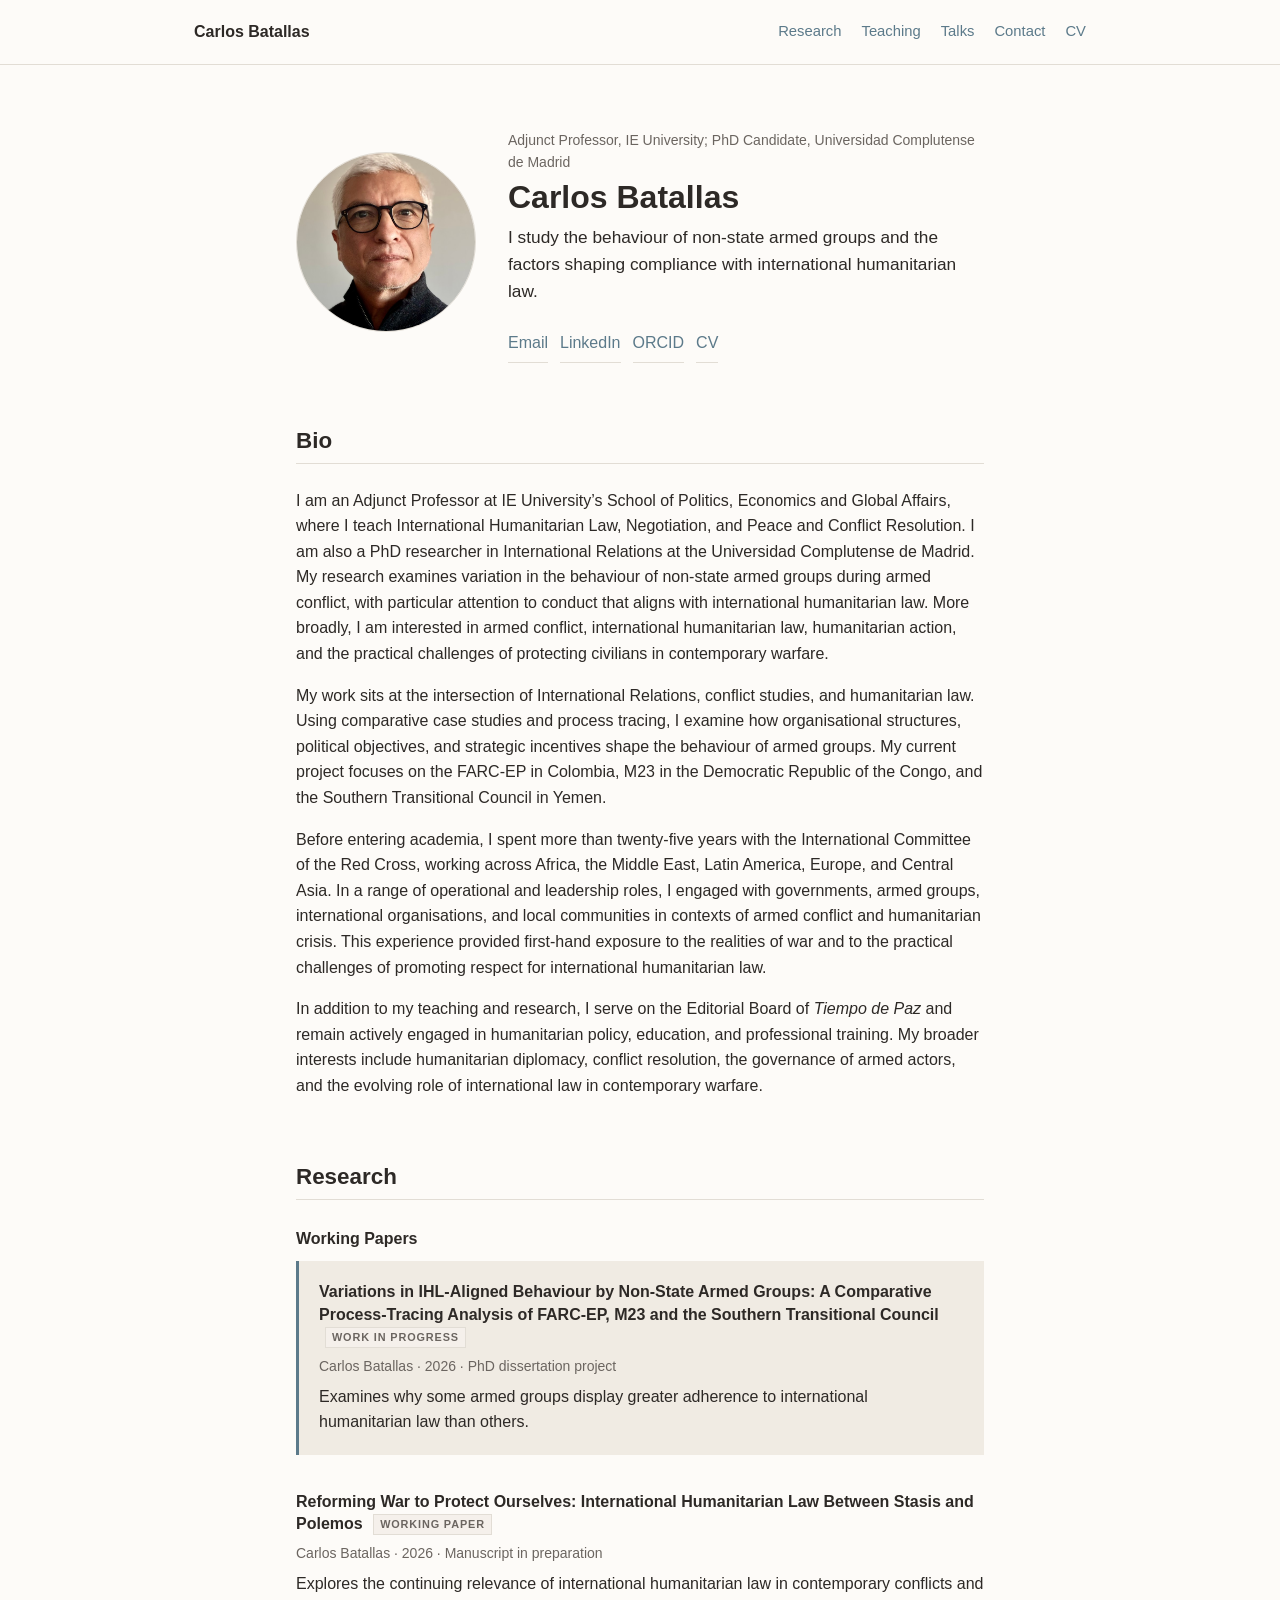
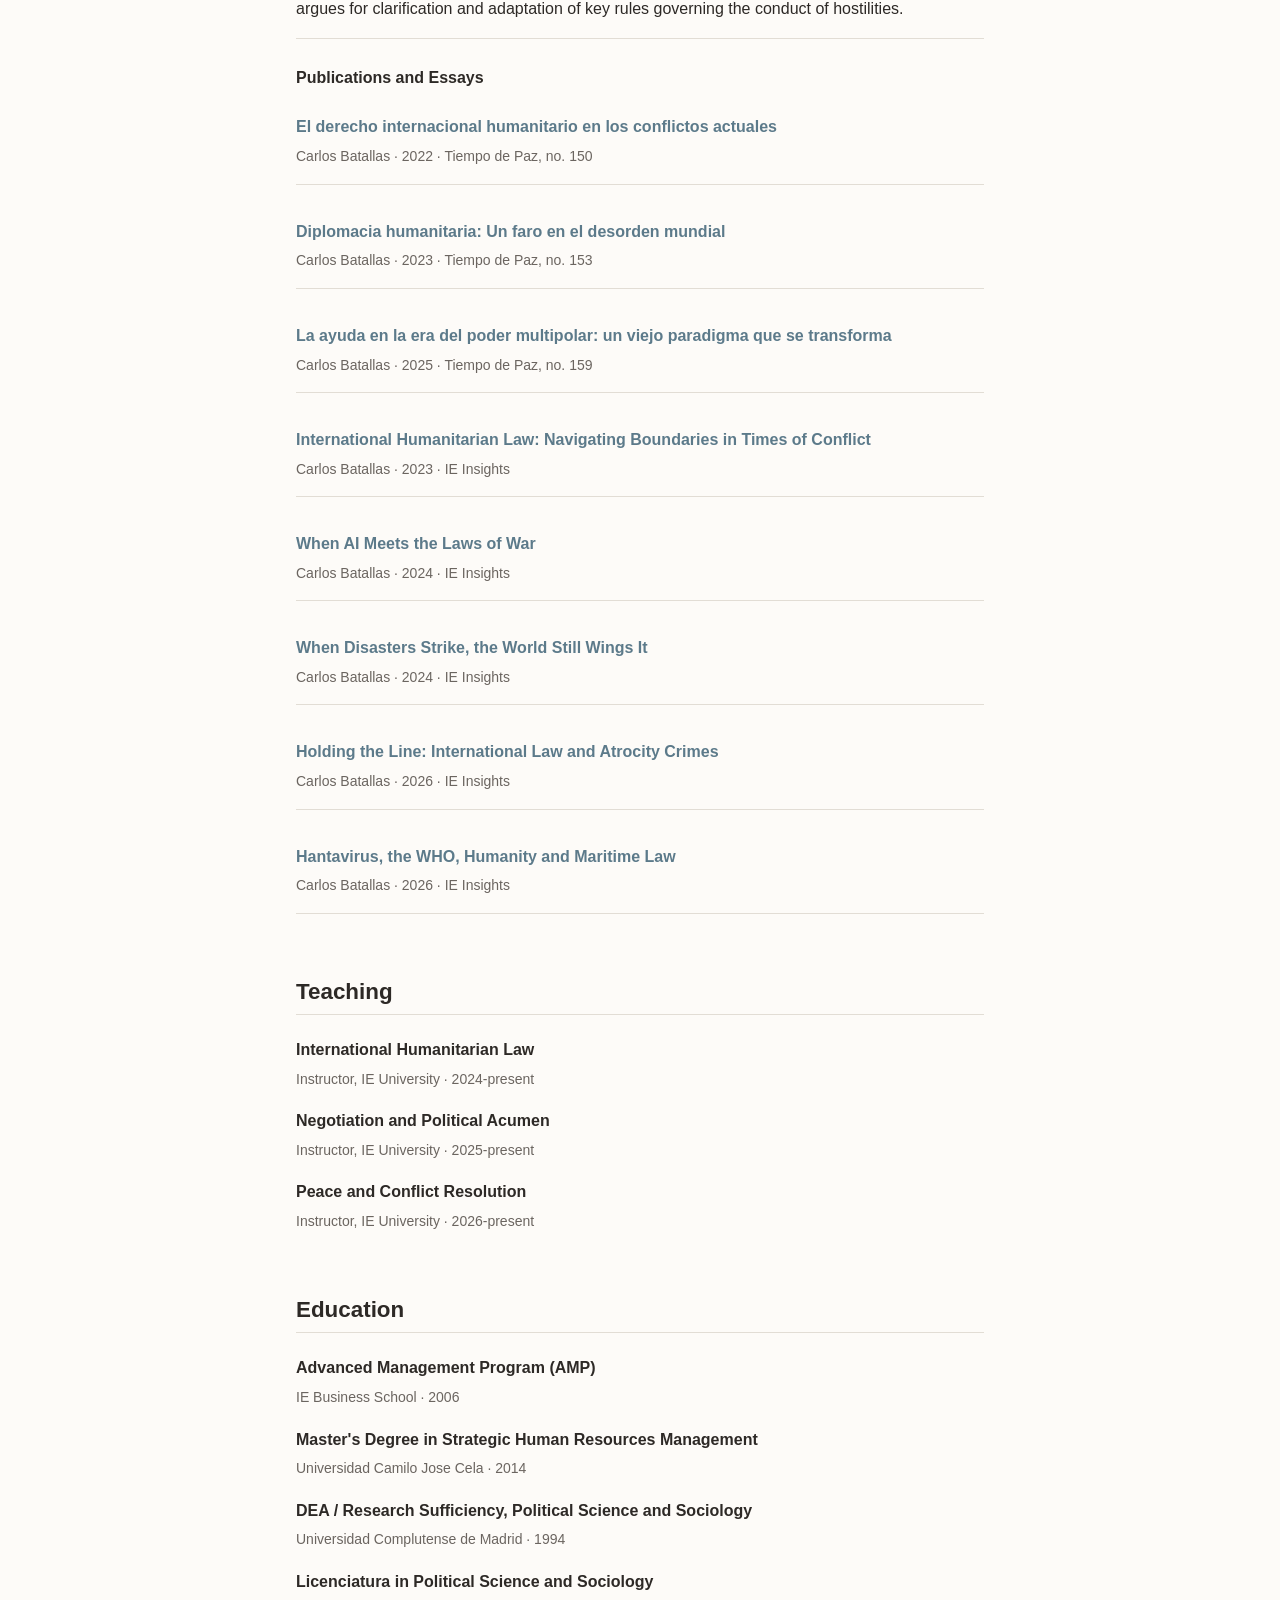
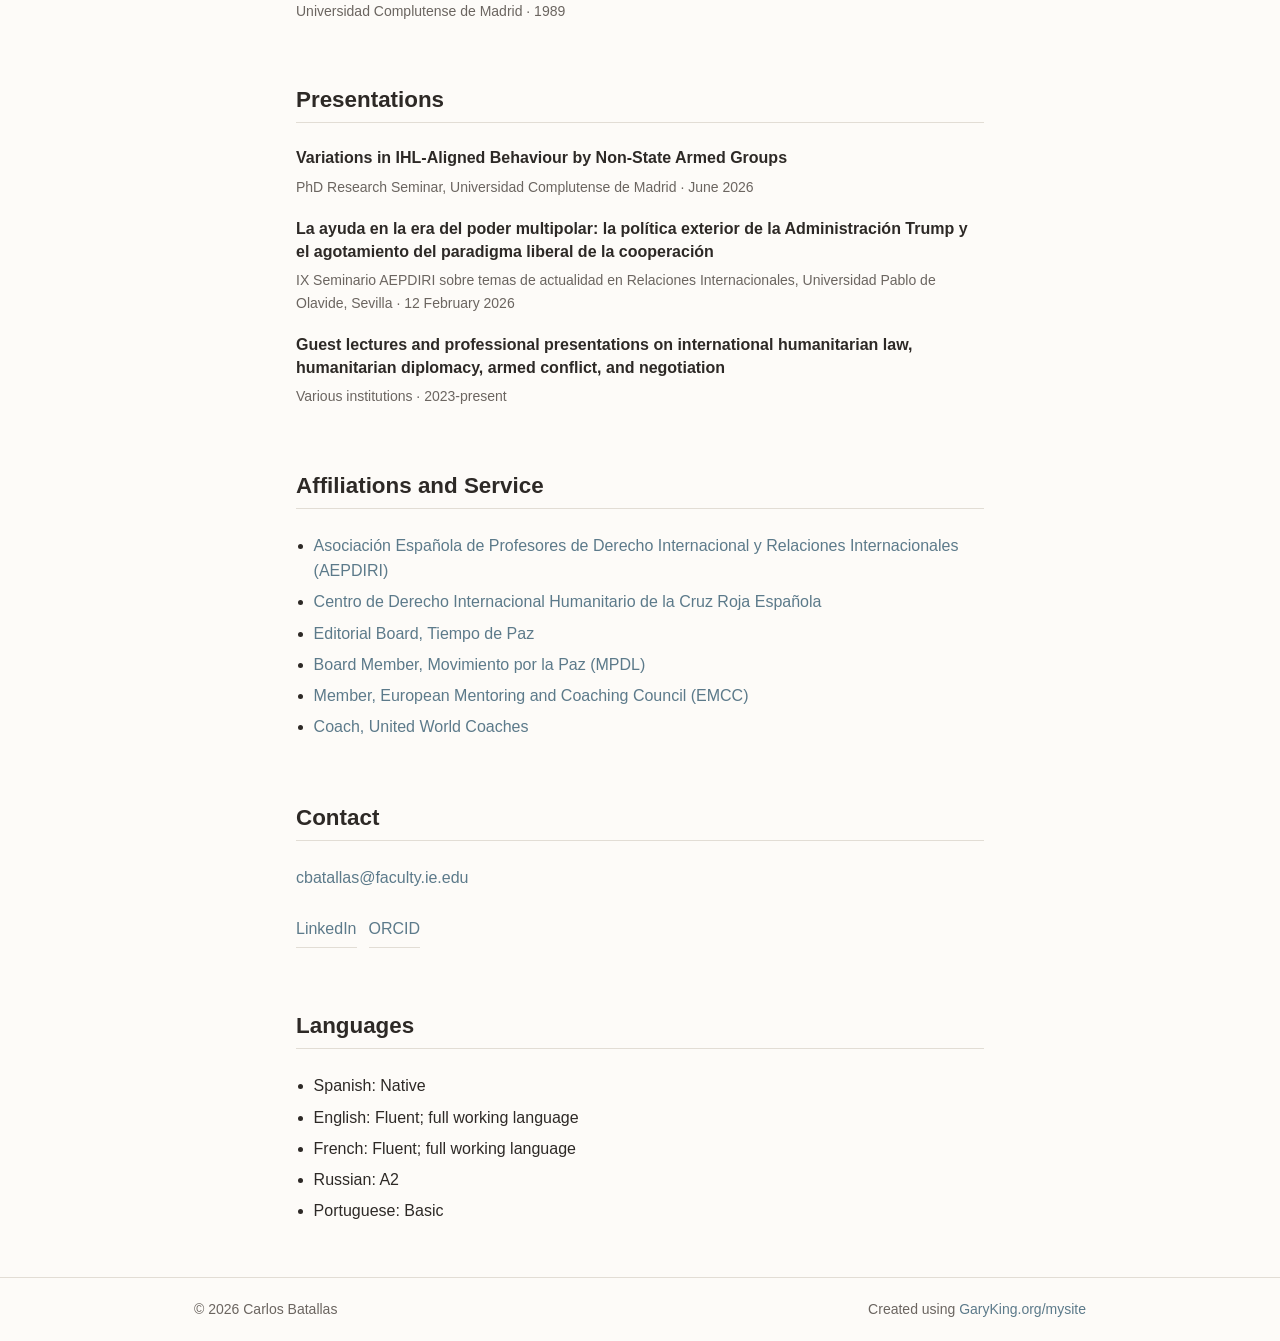
<file: index.html>
<!doctype html><html lang=en-us><head><meta name=generator content="Hugo 0.147.0"><meta charset=utf-8><meta name=viewport content="width=device-width,initial-scale=1"><meta name=color-scheme content="light"><title>Carlos Batallas</title>
<meta name=description content="Adjunct Professor at IE University and PhD Candidate at Universidad Complutense de Madrid"><meta name=author content="Carlos Batallas"><meta property="og:title" content="Carlos Batallas"><meta property="og:description" content="Adjunct Professor at IE University and PhD Candidate at Universidad Complutense de Madrid"><meta property="og:type" content="website"><meta property="og:url" content="https://www.batallas.es/"><link rel=stylesheet href=/css/style.min.6e080cba9e7b4d8dcb9889af59085d1f5b2762a6dc6a5c04009923803e7191d7.css><link rel=icon href=/favicon.ico><link rel=icon type=image/png sizes=32x32 href=/favicon-32x32.png><link rel=apple-touch-icon href=/apple-touch-icon.png></head><body><a class=skip-link href=#main>Skip to content</a><header class=site-header><nav class=nav-wrap aria-label="Main navigation"><a class=brand href=/>Carlos Batallas</a>
<input class=nav-toggle type=checkbox id=nav-toggle aria-label="Toggle menu">
<label class=nav-button for=nav-toggle aria-hidden=true><span></span>
<span></span>
<span></span></label><div class=nav-links><a href=/#research>Research</a>
<a href=/#teaching>Teaching</a>
<a href=/#talks>Talks</a>
<a href=/#contact>Contact</a>
<a href=/files/cv.pdf>CV</a></div></nav></header><main id=main><section class=hero><div class=hero-photo><img src=/images/photo.jpg alt="Portrait of Carlos Batallas" width=180 height=180></div><div class=hero-copy><p class=eyebrow>Adjunct Professor, IE University; PhD Candidate, Universidad Complutense de Madrid</p><h1>Carlos Batallas</h1><p class=tagline>I study the behaviour of non-state armed groups and the factors shaping compliance with international humanitarian law.</p><div class=social-links aria-label="Social links"><a href=mailto:cbatallas@faculty.ie.edu>Email</a>
<a href=https://www.linkedin.com/in/carlosbatallas/ target=_blank rel=noopener>LinkedIn</a>
<a href=https://orcid.org/0009-0000-8602-0026 target=_blank rel=noopener>ORCID</a>
<a href=/files/cv.pdf>CV</a></div></div></section><section class=content-section id=bio><h2>Bio</h2><div class=prose><p>I am an Adjunct Professor at IE University&rsquo;s School of Politics, Economics and Global Affairs, where I teach International Humanitarian Law, Negotiation, and Peace and Conflict Resolution. I am also a PhD researcher in International Relations at the Universidad Complutense de Madrid. My research examines variation in the behaviour of non-state armed groups during armed conflict, with particular attention to conduct that aligns with international humanitarian law. More broadly, I am interested in armed conflict, international humanitarian law, humanitarian action, and the practical challenges of protecting civilians in contemporary warfare.</p><p>My work sits at the intersection of International Relations, conflict studies, and humanitarian law. Using comparative case studies and process tracing, I examine how organisational structures, political objectives, and strategic incentives shape the behaviour of armed groups. My current project focuses on the FARC-EP in Colombia, M23 in the Democratic Republic of the Congo, and the Southern Transitional Council in Yemen.</p><p>Before entering academia, I spent more than twenty-five years with the International Committee of the Red Cross, working across Africa, the Middle East, Latin America, Europe, and Central Asia. In a range of operational and leadership roles, I engaged with governments, armed groups, international organisations, and local communities in contexts of armed conflict and humanitarian crisis. This experience provided first-hand exposure to the realities of war and to the practical challenges of promoting respect for international humanitarian law.</p><p>In addition to my teaching and research, I serve on the Editorial Board of <em>Tiempo de Paz</em> and remain actively engaged in humanitarian policy, education, and professional training. My broader interests include humanitarian diplomacy, conflict resolution, the governance of armed actors, and the evolving role of international law in contemporary warfare.</p></div></section><section class=content-section id=research><h2>Research</h2><h3>Working Papers</h3><div class=paper-list><article class=paper-item><div class=paper-main><h4>Variations in IHL-Aligned Behaviour by Non-State Armed Groups: A Comparative Process-Tracing Analysis of FARC-EP, M23 and the Southern Transitional Council
<span class=status-badge>work in progress</span></h4><p class=meta>Carlos Batallas · 2026 · PhD dissertation project</p><p>Examines why some armed groups display greater adherence to international humanitarian law than others.</p></div></article><article class=paper-item><div class=paper-main><h4>Reforming War to Protect Ourselves: International Humanitarian Law Between Stasis and Polemos
<span class=status-badge>working paper</span></h4><p class=meta>Carlos Batallas · 2026 · Manuscript in preparation</p><p>Explores the continuing relevance of international humanitarian law in contemporary conflicts and argues for clarification and adaptation of key rules governing the conduct of hostilities.</p></div></article></div><h3>Publications and Essays</h3><div class="paper-list compact"><article class=paper-item><h4><a href=https://revistatiempodepaz.org/revista-150/#dflip-df_2192/107/ target=_blank rel=noopener>El derecho internacional humanitario en los conflictos actuales</a></h4><p class=meta>Carlos Batallas · 2022 · Tiempo de Paz, no. 150</p></article><article class=paper-item><h4><a href=https://revistatiempodepaz.org/revista-153/#dflip-df_2289/9/ target=_blank rel=noopener>Diplomacia humanitaria: Un faro en el desorden mundial</a></h4><p class=meta>Carlos Batallas · 2023 · Tiempo de Paz, no. 153</p></article><article class=paper-item><h4><a href=https://revistatiempodepaz.org/revista-159/#dflip-df_2595/17/ target=_blank rel=noopener>La ayuda en la era del poder multipolar: un viejo paradigma que se transforma</a></h4><p class=meta>Carlos Batallas · 2025 · Tiempo de Paz, no. 159</p></article><article class=paper-item><h4><a href=https://www.ie.edu/insights/articles/international-humanitarian-law-navigating-boundaries-in-times-of-conflict/ target=_blank rel=noopener>International Humanitarian Law: Navigating Boundaries in Times of Conflict</a></h4><p class=meta>Carlos Batallas · 2023 · IE Insights</p></article><article class=paper-item><h4><a href=https://www.ie.edu/insights/articles/when-ai-meets-the-laws-of-war/ target=_blank rel=noopener>When AI Meets the Laws of War</a></h4><p class=meta>Carlos Batallas · 2024 · IE Insights</p></article><article class=paper-item><h4><a href=https://www.ie.edu/insights/articles/when-disasters-strike-the-world-still-wings-it/ target=_blank rel=noopener>When Disasters Strike, the World Still Wings It</a></h4><p class=meta>Carlos Batallas · 2024 · IE Insights</p></article><article class=paper-item><h4><a href=https://www.ie.edu/insights/articles/holding-the-line-international-law-and-atrocity-crimes/ target=_blank rel=noopener>Holding the Line: International Law and Atrocity Crimes</a></h4><p class=meta>Carlos Batallas · 2026 · IE Insights</p></article><article class=paper-item><h4><a href=https://www.ie.edu/insights/articles/hantavirus-the-who-humanity-and-maritime-law/ target=_blank rel=noopener>Hantavirus, the WHO, Humanity and Maritime Law</a></h4><p class=meta>Carlos Batallas · 2026 · IE Insights</p></article></div></section><section class=content-section id=teaching><h2>Teaching</h2><div class=timeline><article><h3>International Humanitarian Law</h3><p class=meta>Instructor, IE University · 2024-present</p></article><article><h3>Negotiation and Political Acumen</h3><p class=meta>Instructor, IE University · 2025-present</p></article><article><h3>Peace and Conflict Resolution</h3><p class=meta>Instructor, IE University · 2026-present</p></article></div></section><section class=content-section id=education><h2>Education</h2><div class=timeline><article><h3>Advanced Management Program (AMP)</h3><p class=meta>IE Business School · 2006</p></article><article><h3>Master's Degree in Strategic Human Resources Management</h3><p class=meta>Universidad Camilo Jose Cela · 2014</p></article><article><h3>DEA / Research Sufficiency, Political Science and Sociology</h3><p class=meta>Universidad Complutense de Madrid · 1994</p></article><article><h3>Licenciatura in Political Science and Sociology</h3><p class=meta>Universidad Complutense de Madrid · 1989</p></article></div></section><section class=content-section id=talks><h2>Presentations</h2><div class=timeline><article><h3>Variations in IHL-Aligned Behaviour by Non-State Armed Groups</h3><p class=meta>PhD Research Seminar, Universidad Complutense de Madrid · June 2026</p></article><article><h3>La ayuda en la era del poder multipolar: la política exterior de la Administración Trump y el agotamiento del paradigma liberal de la cooperación</h3><p class=meta>IX Seminario AEPDIRI sobre temas de actualidad en Relaciones Internacionales, Universidad Pablo de Olavide, Sevilla · 12 February 2026</p></article><article><h3>Guest lectures and professional presentations on international humanitarian law, humanitarian diplomacy, armed conflict, and negotiation</h3><p class=meta>Various institutions · 2023-present</p></article></div></section><section class=content-section id=affiliations><h2>Affiliations and Service</h2><ul class=link-list><li><a href=https://www.aepdiri.org/ target=_blank rel=noopener>Asociación Española de Profesores de Derecho Internacional y Relaciones Internacionales (AEPDIRI)</a></li><li><a href=https://www2.cruzroja.es/web/centro-de-estudios-de-derecho-internacional-humanitario/el-cedih target=_blank rel=noopener>Centro de Derecho Internacional Humanitario de la Cruz Roja Española</a></li><li><a href=https://revistatiempodepaz.org/ target=_blank rel=noopener>Editorial Board, Tiempo de Paz</a></li><li><a href=https://www.mpdl.org/ target=_blank rel=noopener>Board Member, Movimiento por la Paz (MPDL)</a></li><li><a href=https://emccspain.org/quienes-somos/ target=_blank rel=noopener>Member, European Mentoring and Coaching Council (EMCC)</a></li><li><a href=https://www.unitedworldcoaches.org/home target=_blank rel=noopener>Coach, United World Coaches</a></li></ul></section><section class=content-section id=contact><h2>Contact</h2><p><a href=mailto:cbatallas@faculty.ie.edu>cbatallas@faculty.ie.edu</a></p><div class=social-links aria-label="Contact links"><a href=https://www.linkedin.com/in/carlosbatallas/ target=_blank rel=noopener>LinkedIn</a>
<a href=https://orcid.org/0009-0000-8602-0026 target=_blank rel=noopener>ORCID</a></div></section><section class=content-section id=languages><h2>Languages</h2><ul class=plain-list><li>Spanish: Native</li><li>English: Fluent; full working language</li><li>French: Fluent; full working language</li><li>Russian: A2</li><li>Portuguese: Basic</li></ul></section></main><footer class=site-footer><div class=footer-inner><p>&copy; 2026 Carlos Batallas</p><p>Created using <a href=https://garyking.org/mysite target=_blank rel=noopener>GaryKing.org/mysite</a></p></div></footer></body></html>
</file>
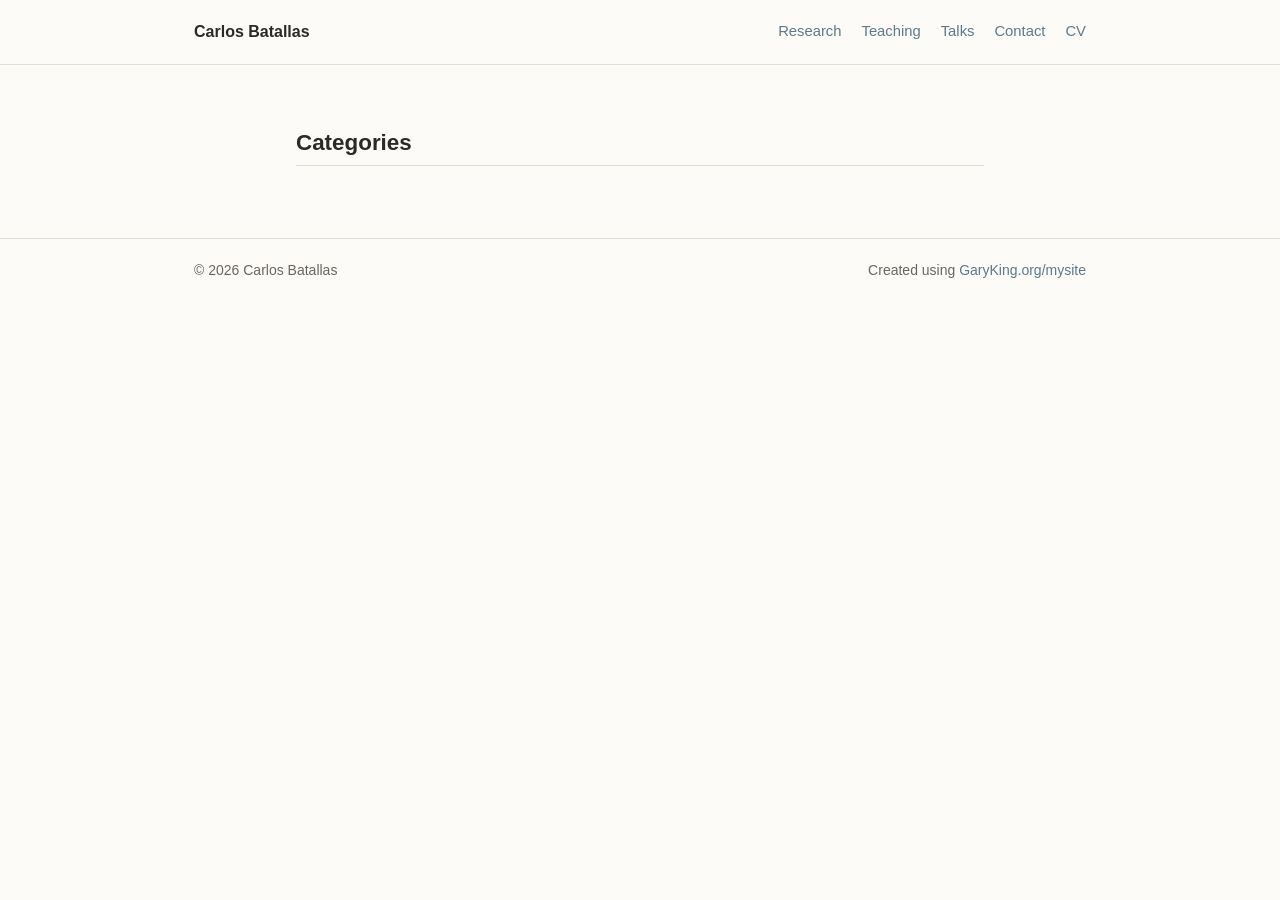
<file: categories/index.html>
<!doctype html><html lang=en-us><head><meta charset=utf-8><meta name=viewport content="width=device-width,initial-scale=1"><meta name=color-scheme content="light"><title>Categories | Carlos Batallas</title>
<meta name=description content="Adjunct Professor at IE University and PhD Candidate at Universidad Complutense de Madrid"><meta name=author content="Carlos Batallas"><meta property="og:title" content="Categories | Carlos Batallas"><meta property="og:description" content="Adjunct Professor at IE University and PhD Candidate at Universidad Complutense de Madrid"><meta property="og:type" content="website"><meta property="og:url" content="https://www.batallas.es/categories/"><link rel=stylesheet href=/css/style.min.6e080cba9e7b4d8dcb9889af59085d1f5b2762a6dc6a5c04009923803e7191d7.css><link rel=icon href=/favicon.ico><link rel=icon type=image/png sizes=32x32 href=/favicon-32x32.png><link rel=apple-touch-icon href=/apple-touch-icon.png></head><body><a class=skip-link href=#main>Skip to content</a><header class=site-header><nav class=nav-wrap aria-label="Main navigation"><a class=brand href=/>Carlos Batallas</a>
<input class=nav-toggle type=checkbox id=nav-toggle aria-label="Toggle menu">
<label class=nav-button for=nav-toggle aria-hidden=true><span></span>
<span></span>
<span></span></label><div class=nav-links><a href=/#research>Research</a>
<a href=/#teaching>Teaching</a>
<a href=/#talks>Talks</a>
<a href=/#contact>Contact</a>
<a href=/files/cv.pdf>CV</a></div></nav></header><main id=main><section class=page><header class=page-header><h1>Categories</h1></header><div class=stack></div></section></main><footer class=site-footer><div class=footer-inner><p>&copy; 2026 Carlos Batallas</p><p>Created using <a href=https://garyking.org/mysite target=_blank rel=noopener>GaryKing.org/mysite</a></p></div></footer></body></html>
</file>
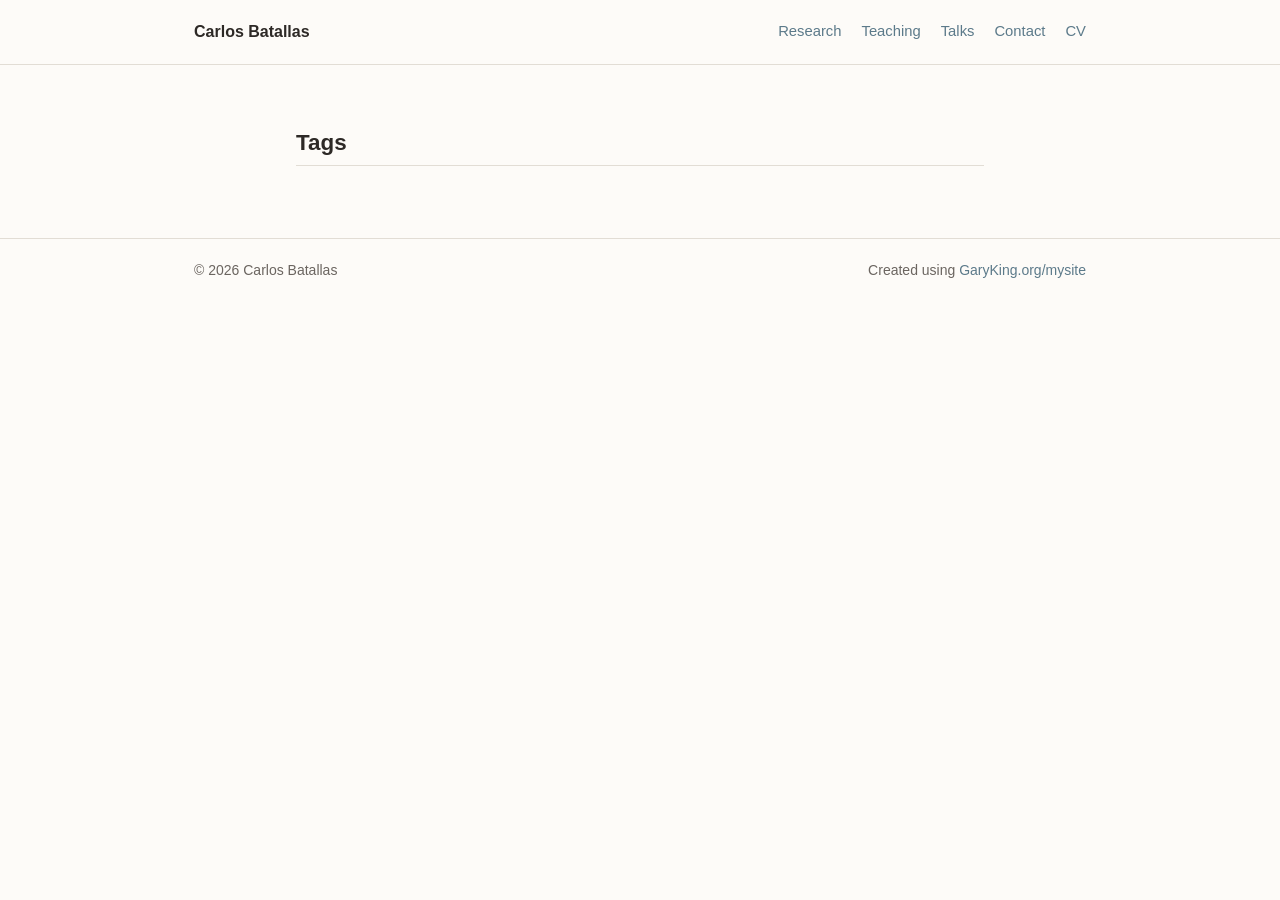
<file: tags/index.html>
<!doctype html><html lang=en-us><head><meta charset=utf-8><meta name=viewport content="width=device-width,initial-scale=1"><meta name=color-scheme content="light"><title>Tags | Carlos Batallas</title>
<meta name=description content="Adjunct Professor at IE University and PhD Candidate at Universidad Complutense de Madrid"><meta name=author content="Carlos Batallas"><meta property="og:title" content="Tags | Carlos Batallas"><meta property="og:description" content="Adjunct Professor at IE University and PhD Candidate at Universidad Complutense de Madrid"><meta property="og:type" content="website"><meta property="og:url" content="https://www.batallas.es/tags/"><link rel=stylesheet href=/css/style.min.6e080cba9e7b4d8dcb9889af59085d1f5b2762a6dc6a5c04009923803e7191d7.css><link rel=icon href=/favicon.ico><link rel=icon type=image/png sizes=32x32 href=/favicon-32x32.png><link rel=apple-touch-icon href=/apple-touch-icon.png></head><body><a class=skip-link href=#main>Skip to content</a><header class=site-header><nav class=nav-wrap aria-label="Main navigation"><a class=brand href=/>Carlos Batallas</a>
<input class=nav-toggle type=checkbox id=nav-toggle aria-label="Toggle menu">
<label class=nav-button for=nav-toggle aria-hidden=true><span></span>
<span></span>
<span></span></label><div class=nav-links><a href=/#research>Research</a>
<a href=/#teaching>Teaching</a>
<a href=/#talks>Talks</a>
<a href=/#contact>Contact</a>
<a href=/files/cv.pdf>CV</a></div></nav></header><main id=main><section class=page><header class=page-header><h1>Tags</h1></header><div class=stack></div></section></main><footer class=site-footer><div class=footer-inner><p>&copy; 2026 Carlos Batallas</p><p>Created using <a href=https://garyking.org/mysite target=_blank rel=noopener>GaryKing.org/mysite</a></p></div></footer></body></html>
</file>
